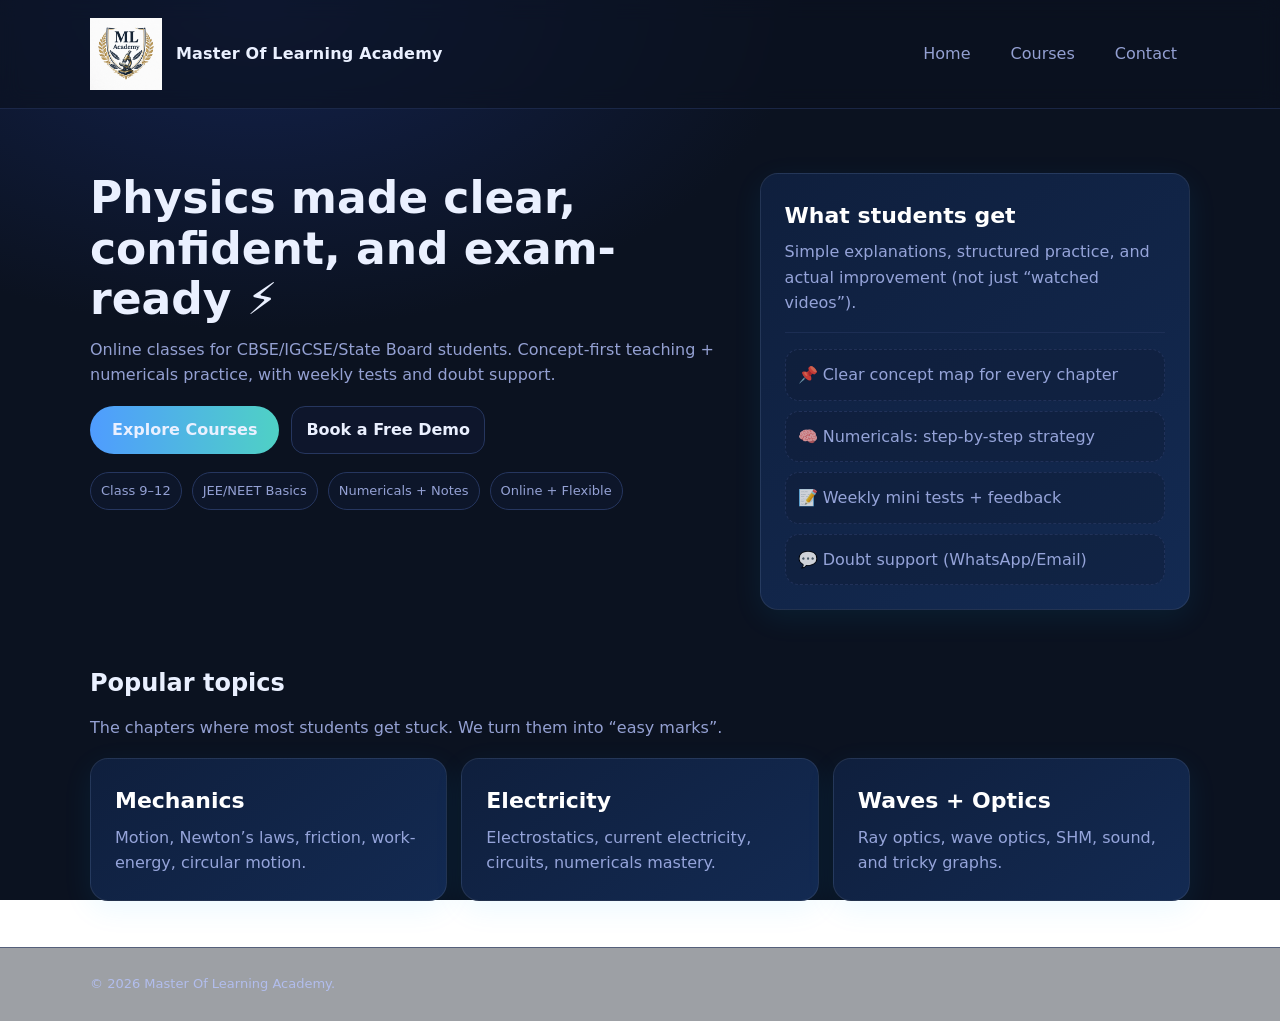
<file: index.html>
<!doctype html>
<html lang="en">
<head>
  <meta charset="utf-8" />
  <meta name="viewport" content="width=device-width,initial-scale=1" />
  <title> Master Of Learning Academy </title>
  <link rel="stylesheet" href="assets/style.css" />
</head>
<body>
  <header class="nav">
    <div class="container nav-inner">
      <a class="brand" href="index.html">
        <img src="assets\images\ML-Academy Logo.png" class="brand-logo">
        <span>Master Of Learning Academy</span>
      </a>
      <nav class="menu">
        <a href="index.html">Home</a>
        <a href="courses.html">Courses</a>
   <!--     <a href="pricing.html">Pricing</a> -->
        <a href="contact.html">Contact</a>
      </nav>
    </div>
  </header>

  <main class="container">
    <section class="hero">
      <div class="hero-grid">
        <div>
          <h1 class="h-title">Physics made clear, confident, and exam-ready ⚡</h1>
          <p class="h-sub">
            Online classes for CBSE/IGCSE/State Board students. Concept-first teaching + numericals practice,
            with weekly tests and doubt support.
          </p>
          <div class="btns">
            <a class="btn primary" href="courses.html">Explore Courses</a>
            <a class="btn" href="contact.html">Book a Free Demo</a>
          </div>
          <div class="badges">
            <span class="badge">Class 9–12</span>
            <span class="badge">JEE/NEET Basics</span>
            <span class="badge">Numericals + Notes</span>
            <span class="badge">Online + Flexible</span>
          </div>
        </div>

        <div class="card">
          <h3>What students get</h3>
          <p>Simple explanations, structured practice, and actual improvement (not just “watched videos”).</p>
          <hr class="sep" />
          <ul class="list">
            <li>📌 Clear concept map for every chapter</li>
            <li>🧠 Numericals: step-by-step strategy</li>
            <li>📝 Weekly mini tests + feedback</li>
            <li>💬 Doubt support (WhatsApp/Email)</li>
          </ul>
        </div>
      </div>
    </section>

    <section class="section">
      <h2>Popular topics</h2>
      <p class="lead">The chapters where most students get stuck. We turn them into “easy marks”.</p>
      <div class="grid3">
        <div class="card">
          <h3>Mechanics</h3>
          <p>Motion, Newton’s laws, friction, work-energy, circular motion.</p>
        </div>
        <div class="card">
          <h3>Electricity</h3>
          <p>Electrostatics, current electricity, circuits, numericals mastery.</p>
        </div>
        <div class="card">
          <h3>Waves + Optics</h3>
          <p>Ray optics, wave optics, SHM, sound, and tricky graphs.</p>
        </div>
      </div>
    </section>
  </main>

  <footer class="footer">
    <div class="container">
      <div class="small">
        © <span id="y"></span> Master Of Learning Academy.
      </div>
    </div>
  </footer>

  <script>
    document.getElementById("y").textContent = new Date().getFullYear();
  </script>
</body>
</html>
</file>
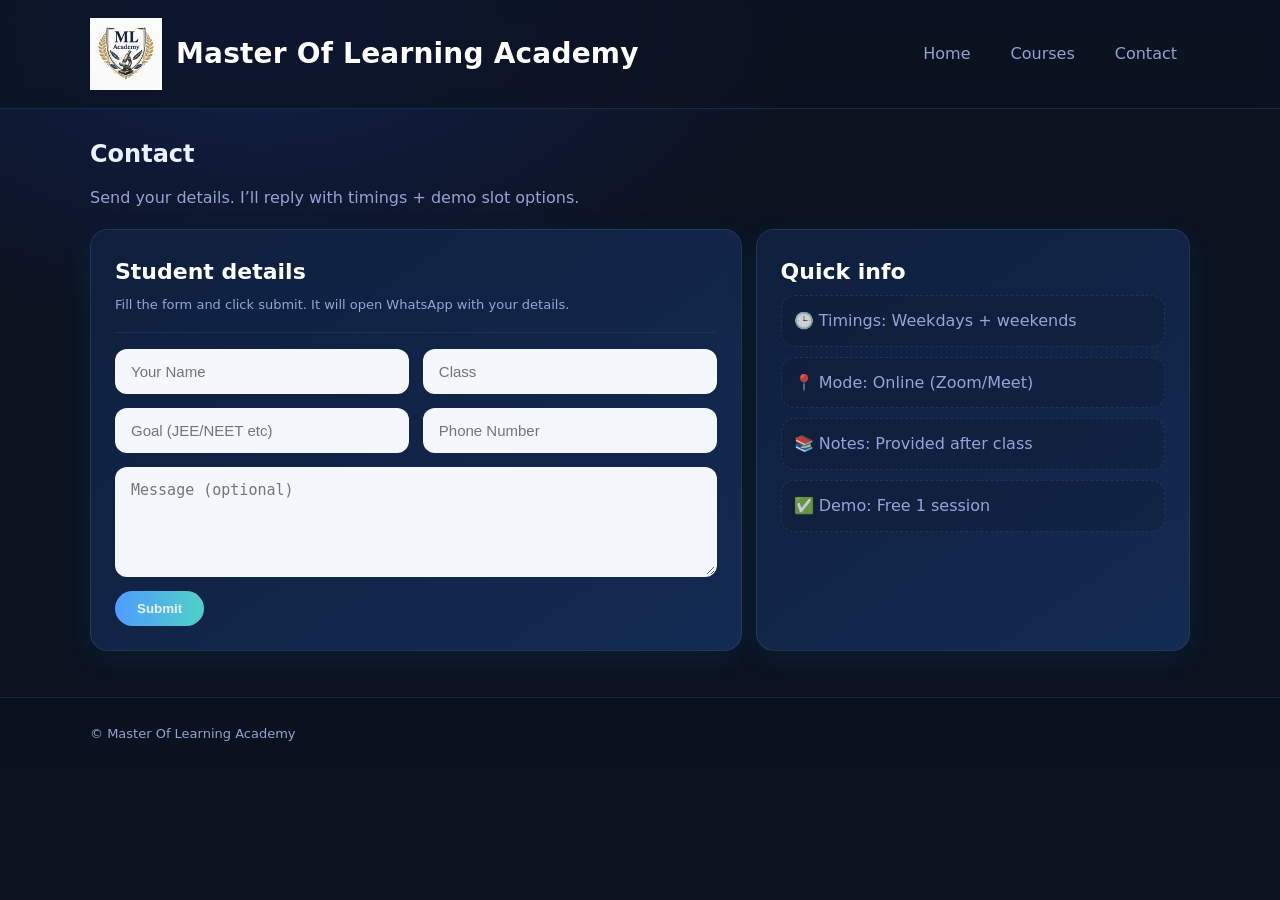
<file: contact.html>
<!doctype html>
<html lang="en">
<head>
  <meta charset="utf-8" />
  <meta name="viewport" content="width=device-width,initial-scale=1" />
  <title>Contact | Master Of Learning Academy</title>
  <link rel="stylesheet" href="assets/style.css" />
</head>
<body>

  <header class="nav">
    <div class="container nav-inner">
      <a class="brand" href="index.html">
        <img src="assets\images\ML-Academy Logo.png" alt="ML Academy Logo" class="brand-logo">
        <span class="brand-text">Master Of Learning Academy</span>
      </a>

      <nav class="menu">
        <a href="index.html">Home</a>
        <a href="courses.html">Courses</a>
        <a href="contact.html">Contact</a>
      </nav>
    </div>
  </header>

  <main class="container section">
    <h2>Contact</h2>
    <p class="lead">Send your details. I’ll reply with timings + demo slot options.</p>

    <div class="grid3" style="grid-template-columns: 1.2fr 0.8fr; gap:14px">

      <!-- LEFT CARD -->
      <div class="card">
        <h3>Student details</h3>
        <p class="small">
          Fill the form and click submit. It will open WhatsApp with your details.
        </p>
        <hr class="sep" />

        <form id="contactForm" class="contact-form">
          <div class="form-grid">

            <input type="text" id="name" placeholder="Your Name" required />
            <input type="text" id="grade" placeholder="Class" required />

            <input type="text" id="goal" placeholder="Goal (JEE/NEET etc)" required />
            <input type="text" id="phone" placeholder="Phone Number" required />

            <textarea id="message" placeholder="Message (optional)"></textarea>

            <button type="submit" class="btn primary">Submit</button>

          </div>
        </form>
      </div>

      <!-- RIGHT CARD -->
      <div class="card">
        <h3>Quick info</h3>
        <ul class="list">
          <li>🕒 Timings: Weekdays + weekends</li>
          <li>📍 Mode: Online (Zoom/Meet)</li>
          <li>📚 Notes: Provided after class</li>
          <li>✅ Demo: Free 1 session</li>
        </ul>
      </div>

    </div>
  </main>

  <footer class="footer">
    <div class="container">
      <div class="small">© Master Of Learning Academy</div>
    </div>
  </footer>

  <!-- WHATSAPP SCRIPT -->
  <script>
    const PHONE = "919952926623";  // Replace with your WhatsApp number (country code + number, no +)

    document.getElementById("contactForm").addEventListener("submit", function(e){
      e.preventDefault();

      const name  = document.getElementById("name").value.trim();
      const grade = document.getElementById("grade").value.trim();
      const goal  = document.getElementById("goal").value.trim();
      const phone = document.getElementById("phone").value.trim();
      const msg   = document.getElementById("message").value.trim();

      const text =
`New Enquiry ✅
Name: ${name}
Class: ${grade}
Goal: ${goal}
Student Contact: ${phone}
Message: ${msg || "-"}`;

      const url = `https://wa.me/${PHONE}?text=${encodeURIComponent(text)}`;
      window.open(url, "_blank");
    });
  </script>

</body>
</html>
</file>
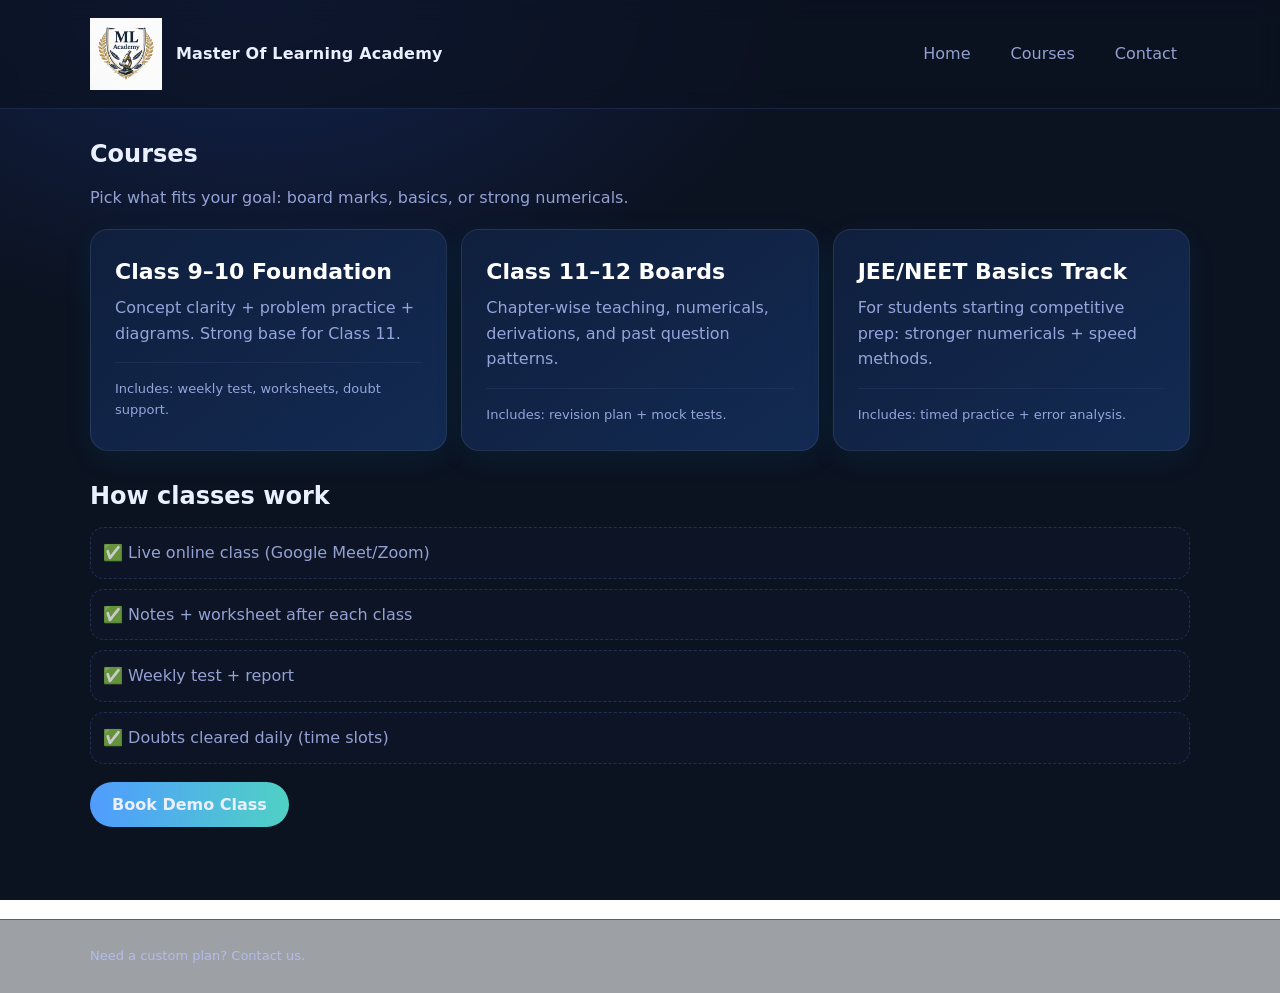
<file: courses.html>
<!doctype html>
<html lang="en">
<head>
  <meta charset="utf-8" />
  <meta name="viewport" content="width=device-width,initial-scale=1" />
  <title>Courses | Master Of Learning Academy </title>
  <link rel="stylesheet" href="assets/style.css" />
</head>
<body>
  <header class="nav">
    <div class="container nav-inner">
      <a class="brand" href="index.html">
        <img src="assets\images\ML-Academy Logo.png" alt="ML Academy Logo" class="brand-logo">
          
        </span><span>Master Of Learning Academy</span></a>
      <nav class="menu">
        <a href="index.html">Home</a>
        <a href="courses.html">Courses</a>
        <!--<a href="pricing.html">Pricing</a> -->
        <a href="contact.html">Contact</a>
      </nav>
    </div>
  </header>

  <main class="container section">
    <h2>Courses</h2>
    <p class="lead">Pick what fits your goal: board marks, basics, or strong numericals.</p>

    <div class="grid3">
      <div class="card">
        <h3>Class 9–10 Foundation</h3>
        <p>Concept clarity + problem practice + diagrams. Strong base for Class 11.</p>
        <hr class="sep" />
        <p class="small">Includes: weekly test, worksheets, doubt support.</p>
      </div>

      <div class="card">
        <h3>Class 11–12 Boards</h3>
        <p>Chapter-wise teaching, numericals, derivations, and past question patterns.</p>
        <hr class="sep" />
        <p class="small">Includes: revision plan + mock tests.</p>
      </div>

      <div class="card">
        <h3>JEE/NEET Basics Track</h3>
        <p>For students starting competitive prep: stronger numericals + speed methods.</p>
        <hr class="sep" />
        <p class="small">Includes: timed practice + error analysis.</p>
      </div>
    </div>

    <section class="section">
      <h2>How classes work</h2>
      <ul class="list">
        <li>✅ Live online class (Google Meet/Zoom)</li>
        <li>✅ Notes + worksheet after each class</li>
        <li>✅ Weekly test + report</li>
        <li>✅ Doubts cleared daily (time slots)</li>
      </ul>
      <div class="btns">
        <a class="btn primary" href="contact.html">Book Demo Class</a>
       <!-- <a class="btn" href="pricing.html">See Pricing</a> -->
      </div>
    </section>
  </main>

  <footer class="footer">
    <div class="container"><div class="small">Need a custom plan? Contact us.</div></div>
  </footer>
</body>
</html>
</file>
<file: assets/style.css>
:root{
  --bg:#0b1220;
  --card:#101a33;
  --text:#eaf0ff;
  --muted:#b7c4ffcc;
  --accent:#7aa2ff;
  --accent2:#66ffd6;
  --border:#26365f;
}

*{box-sizing:border-box}

body{
  margin:0;
  font-family:system-ui,-apple-system,Segoe UI,Roboto,Arial,sans-serif;
  background: radial-gradient(1000px 600px at 20% 0%, #13224d 0%, var(--bg) 55%) fixed;
  color:var(--text);
  line-height:1.6;
}

a{color:inherit;text-decoration:none}
.container{width:min(1100px, 92%); margin:0 auto;}

/* ---------------- NAV ---------------- */
.nav{
  position:sticky; top:0;
  backdrop-filter: blur(10px);
  background: rgba(11,18,32,0.65);
  border-bottom:1px solid rgba(38,54,95,0.6);
  z-index:50;
}

.nav-inner{
  display:flex;
  align-items:center;
  justify-content:space-between;
  padding:18px 0;
  gap: 16px;
}

/* Brand area */
.brand{
  display:flex;
  align-items:center;
  gap:14px;
  font-weight:800;
  letter-spacing:0.2px;
  min-width: 0;
}

.brand-logo{
  height: 72px;
  width: auto;
  display:block;
}

.brand-text{
  font-size: 28px;
  font-weight: 800;
  color: #ffffff;
  line-height: 1.1;
  white-space: nowrap;
  overflow: hidden;
  text-overflow: ellipsis;
}

/* Menu */
.menu{display:flex; gap:14px; flex-wrap:wrap}
.menu a{
  padding:8px 12px;
  border:1px solid transparent;
  border-radius:12px;
  color:var(--muted);
}
.menu a:hover{
  border-color:var(--border);
  color:var(--text);
  background:rgba(16,26,51,0.55);
}

/* ---------------- HERO ---------------- */
.hero{
  padding:64px 0 28px;
}
.hero-grid{
  display:grid;
  grid-template-columns: 1.2fr 0.8fr;
  gap:24px;
}
.h-title{
  font-size: clamp(28px, 4vw, 44px);
  line-height:1.15;
  margin:0 0 12px;
}
.h-sub{color:var(--muted); margin:0 0 18px}

.badges{display:flex; gap:10px; flex-wrap:wrap; margin:18px 0 0}
.badge{
  font-size:13px;
  color:var(--muted);
  border:1px solid var(--border);
  background: rgba(16,26,51,0.55);
  padding:8px 10px;
  border-radius:999px;
}

/* ---------------- CARDS ---------------- */
.card{
  background: linear-gradient(145deg, #0f1f3d, #132a52);
  border: 1px solid rgba(255, 255, 255, 0.08);
  box-shadow: 0 8px 30px rgba(0, 180, 255, 0.08);
  border-radius: 18px;
  padding: 24px;
}

.card h3{
  font-size: 22px;
  font-weight: 700;
  color: #ffffff;
  margin:0 0 6px;
}

.card p{margin:0; color:var(--muted)}

.grid3{
  display:grid;
  grid-template-columns:repeat(3,1fr);
  gap:14px;
}
@media (max-width: 860px){
  .grid3{grid-template-columns:1fr}
}

/* ---------------- BUTTONS ---------------- */
.btns{display:flex; gap:12px; flex-wrap:wrap; margin-top:18px}

.btn{
  display:inline-flex;
  align-items:center;
  justify-content:center;
  padding:10px 14px;
  border-radius:14px;
  border:1px solid var(--border);
  background: rgba(16,26,51,0.65);
  color:var(--text);
  font-weight:650;
  transition: 0.25s ease;
}

.btn.primary{
  background: linear-gradient(90deg, #4f9cff, #4fd1c5);
  border: none;
  font-weight: 700;
  padding: 10px 22px;
  border-radius: 30px;
  transition: 0.25s ease;
}

.btn:hover{
  transform: translateY(-2px);
  box-shadow: 0 6px 20px rgba(79, 156, 255, 0.25);
}

/* ---------------- SECTIONS ---------------- */
.section{padding:26px 0 46px}
.section h2{margin:0 0 12px}
.section .lead{color:var(--muted); margin:0 0 18px}

/* ---------------- LIST ---------------- */
.list{
  display:grid;
  gap:10px;
  margin:0;
  padding:0;
  list-style:none;
}
.list li{
  padding:12px 12px;
  border:1px dashed rgba(38,54,95,0.85);
  border-radius:14px;
  color:var(--muted);
  background: rgba(16,26,51,0.35);
}

/* ---------------- FOOTER ---------------- */
.footer{
  padding:26px 0;
  border-top:1px solid rgba(38,54,95,0.6);
  color:var(--muted);
  background: rgba(11,18,32,0.4);
}
.small{font-size:13px; color:var(--muted)}

/* ---------------- FORMS (general) ---------------- */
.form{display:grid; gap:12px}

.input{
  width:100%;
  padding:12px 12px;
  border-radius:14px;
  border:1px solid rgba(38,54,95,0.85);
  background: rgba(16,26,51,0.55);
  color:var(--text);
  outline:none;
}
.input:focus{border-color: rgba(122,162,255,0.9);}

hr.sep{border:none;border-top:1px solid rgba(38,54,95,0.6); margin:16px 0}
.note{color:var(--muted); font-size:14px}

/* ---------------- CONTACT FORM (bright, non-overlapping) ---------------- */
/* IMPORTANT: Your form must be <form class="contact-form"> */
.contact-form .form-grid{
  display: grid;
  grid-template-columns: 1fr 1fr;
  gap: 14px;
  align-items: start;
}

.contact-form input,
.contact-form textarea{
  width: 100%;
  background: #f4f7fb;
  border: 2px solid transparent;
  border-radius: 12px;
  padding: 12px 14px;
  transition: 0.25s ease;
  font-size: 15px;
}

.contact-form input:focus,
.contact-form textarea:focus{
  outline: none;
  border-color: #4fd1c5;
  box-shadow: 0 0 10px rgba(79, 209, 197, 0.45);
}

.contact-form textarea{
  grid-column: 1 / -1;
  min-height: 110px;
  resize: vertical;
}

.contact-form button{
  grid-column: 1 / -1;
  justify-self: start;
}

/* Mobile */
@media (max-width: 860px){
  .hero-grid{grid-template-columns:1fr}
}

@media (max-width: 700px){
  .nav-inner{
    flex-wrap: wrap;
  }
  .brand-text{
    font-size: 20px;
  }
  .brand-logo{
    height: 50px;
  }
  .contact-form .form-grid{
    grid-template-columns: 1fr;
  }
}
</file>
